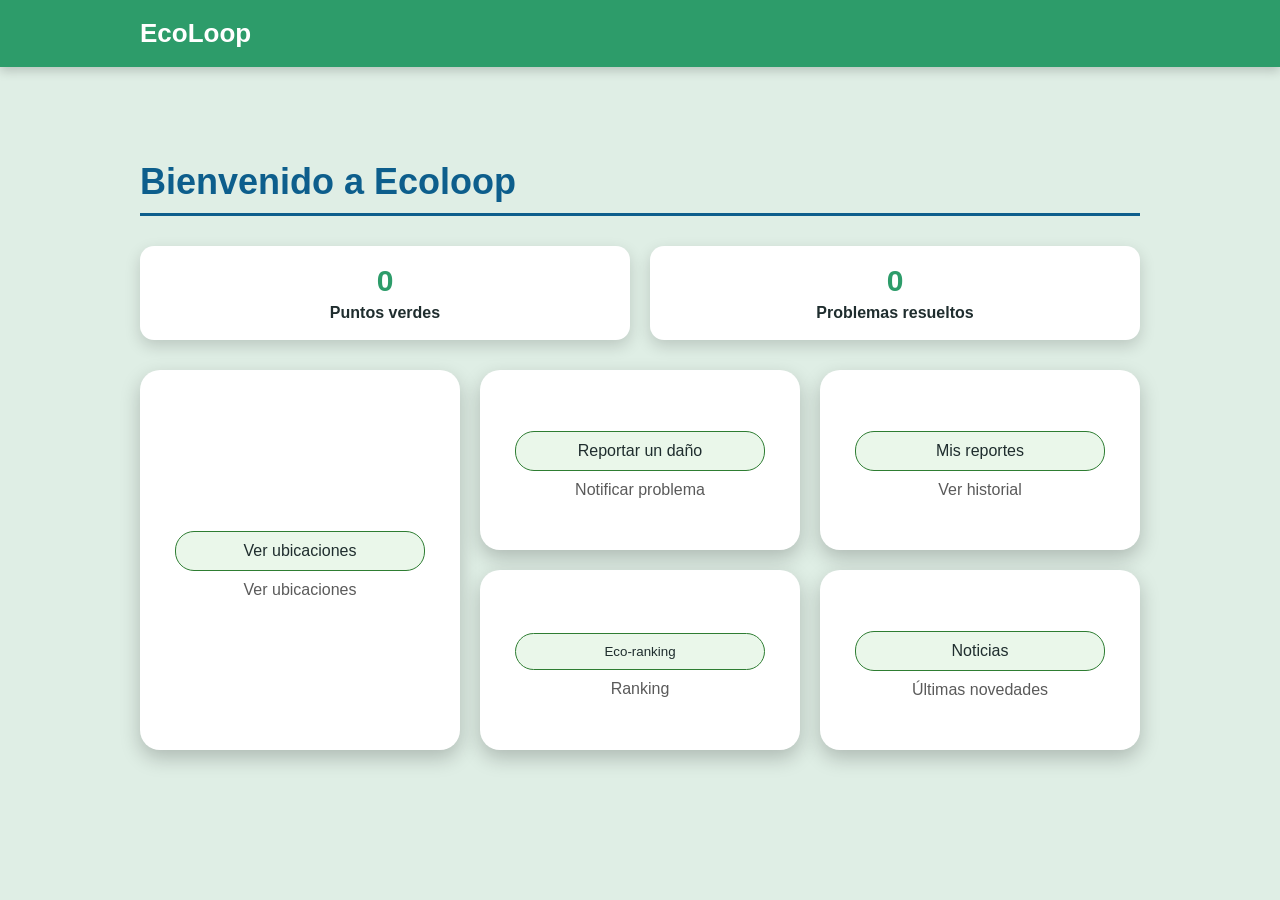
<file: inicio/index.html>
<!DOCTYPE html>
<html lang="es">
<head>
    <meta charset="UTF-8">
    <meta name="viewport" content="width=device-width, initial-scale=1.0">
    <title>Inicio - Ecoloop</title>
    <link rel="stylesheet" href="styles.css">
</head>

<body>
    <header class="encabezado">
        <div class="logo">EcoLoop</div>
    </header>

    <div class="dashboard">
        <h1>Bienvenido a Ecoloop</h1>

        <div class="stats-grid">
            <div class="stat-card">
                <strong>0</strong>
                <span>Puntos verdes</span>
            </div>
            <div class="stat-card">
                <strong>0</strong>
                <span>Problemas resueltos</span>
            </div>
        </div>

        <div class="cards-grid">
            <div class="card">
            <a class="boton" href="../ecopuntos/ecopuntos.html">Ver ubicaciones</a>
            <p>Ver ubicaciones</p>
        </div>

         <div class="card">
            <a class="boton" href="../daños/daños.html">Reportar un daño</a>
            <p>Notificar problema</p>
        </div>

        <div class="card">
            <a class="boton" href="../reportes/reportes.html">Mis reportes</a>
            <p>Ver historial</p>
        </div>

        <div class="card">
            <button class="boton">Eco-ranking</button>
            <p>Ranking</p>
        </div>

        <div class="card">
            <a class="boton" href="../noticias/noticias.html">Noticias</a>
            <p>Últimas novedades</p>
        </div>
        </div>
    </div>
</body>
</html>
</file>
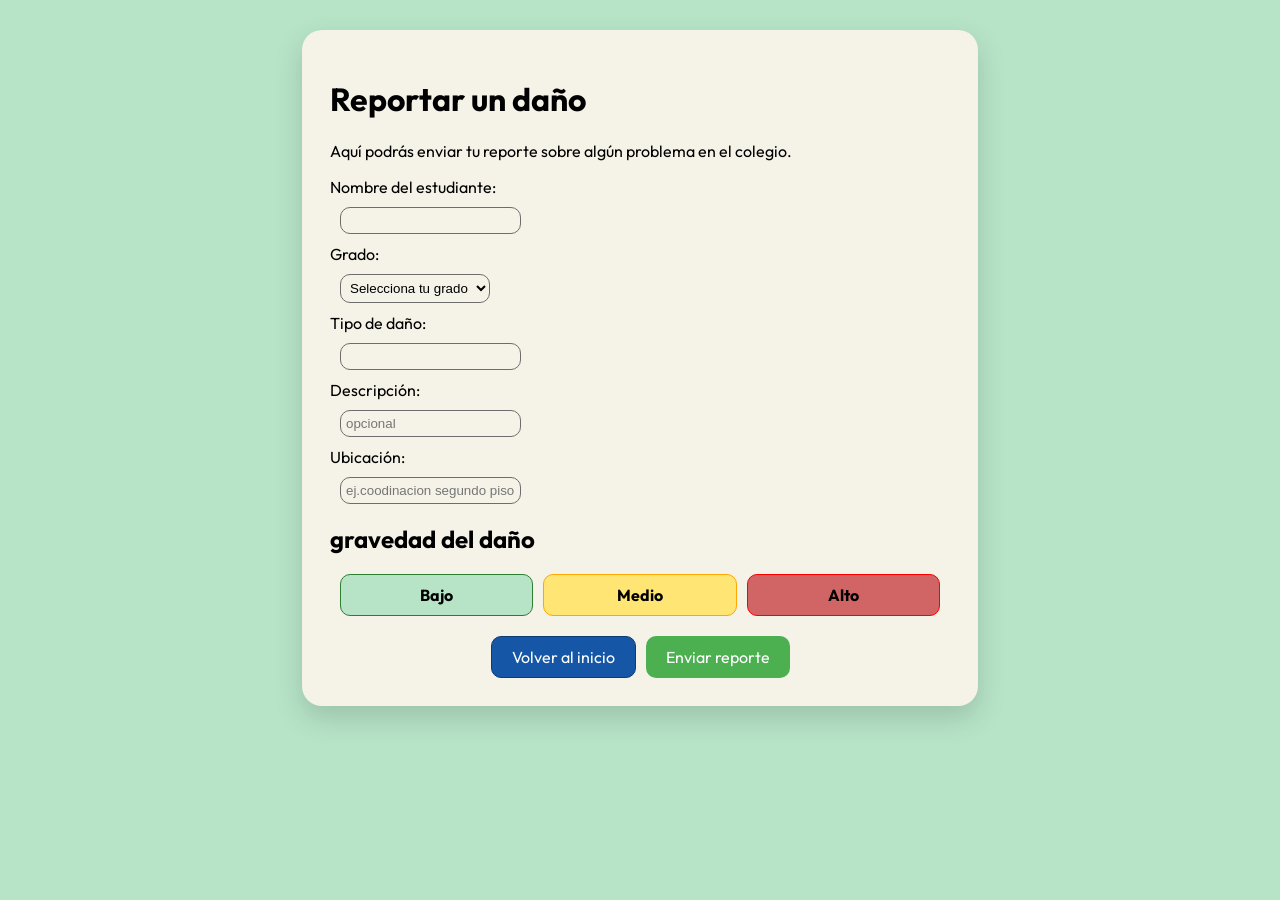
<file: daños/daños.html>
<!DOCTYPE html>
<html lang="es">
<head>
    <meta charset="UTF-8">
    <meta name="viewport" content="width=device-width, initial-scale=1.0">
    <title>Reportar Daños - Ecoloop</title>
    <link rel="preconnect" href="https://fonts.googleapis.com">
    <link rel="preconnect" href="https://fonts.gstatic.com" crossorigin>
    <link href="https://fonts.googleapis.com/css2?family=Outfit:wght@400;500;600;700&display=swap" rel="stylesheet">
    <link rel="stylesheet" href="styles.css">
</head>
<body>
    <div id="maximo">
    <h1>Reportar un daño</h1>
    <p>Aquí podrás enviar tu reporte sobre algún problema en el colegio.</p>
    <form action="../verificacion/verificacion.html">
        <label for="nombre">Nombre del estudiante:</label>
        <input type="text" id="nombre" class="recuadro" name="nombre" required>
        <label for="grado">Grado:</label>
        <select id="grado" class="recuadro" name="grado" required>
            <option value="">Selecciona tu grado</option>
            <option value="6">6°</option>
            <option value="7">7°</option>
            <option value="8">8°</option>
            <option value="9">9°</option>
            <option value="10">10°</option>
            <option value="11">11°</option>
        </select>
        <label for="tipo" required>Tipo de daño:</label>
        <input type="text" id="tipo" class="recuadro" name="tipo" required>
        <label for="descripcion">Descripción:</label>
        <input type="text" id="descripcion" class="recuadro" name="descripcion" placeholder="opcional">
        <label for="ubicacion">Ubicación:</label>
        <input type="text" id="ubicacion" class="recuadro" name="ubicacion" required placeholder="ej.coodinacion segundo piso">
        <h2>gravedad del daño</h2>
        <div class="gravedad-opciones">
            <div class="gravedad">
                <p >Bajo</p>
            </div>
            <div class="gravedad" style="background-color:  #ffe674;  border: solid 1px  #ffa600;">
                <p>Medio</p>
            </div>
            <div class="gravedad" style="background-color:  #d16565; border: solid 1px  #ff0000;">
                <p>Alto</p>
            </div>
        </div>
            <div class="acciones">
                <a href="../inicio/inicio.html" class="volver">Volver al inicio</a>
                <button type="submit" class="enviar">Enviar reporte</button>
            </div>
        </form>
            </div>
</body>
</html>
</file>
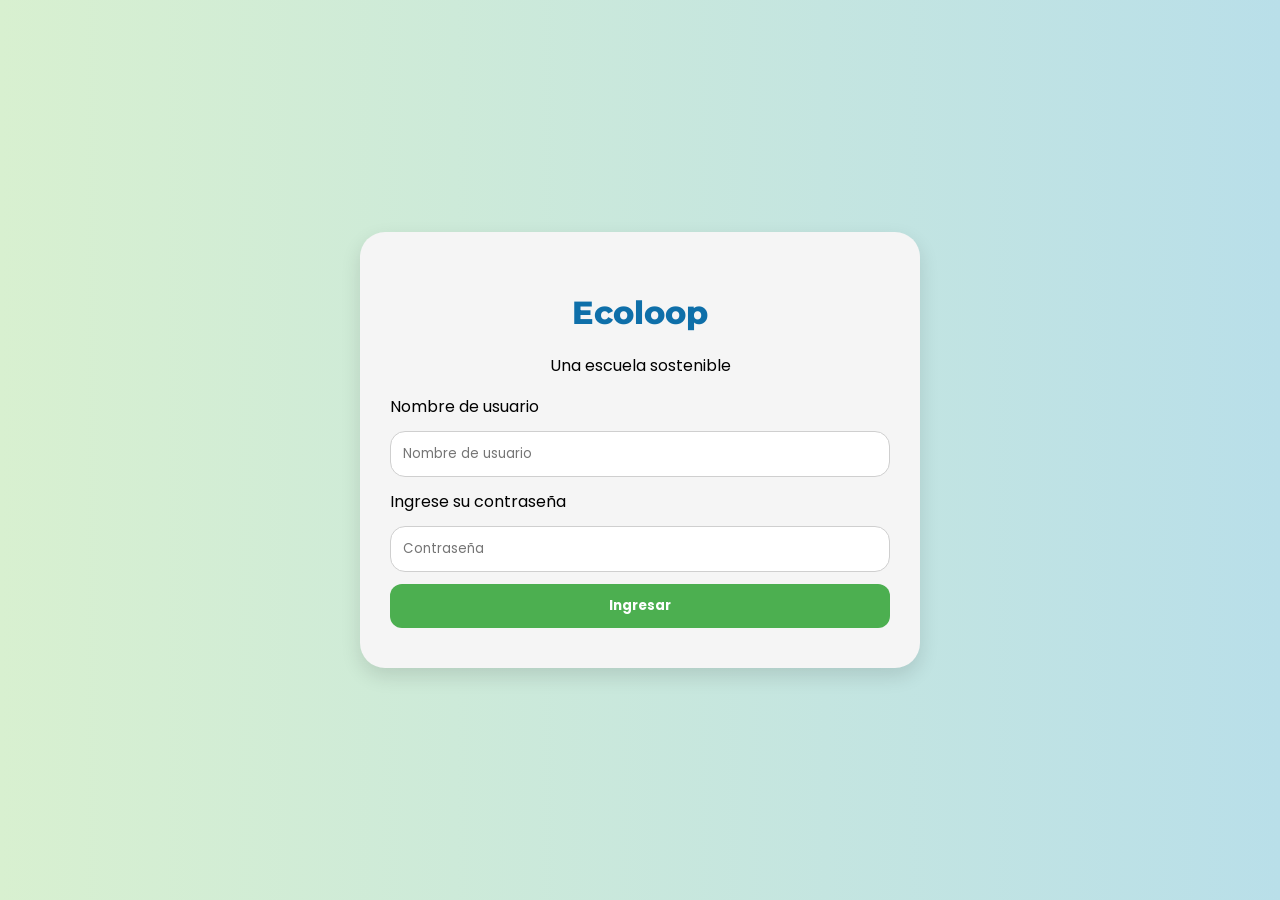
<file: login/login.html>
<!DOCTYPE html>
<html lang="es">
<head>
    <meta charset="UTF-8">
    <meta name="viewport" content="width=device-width, initial-scale=1.0">
    <title>Ecoloop</title>
    <link rel="preconnect" href="https://fonts.googleapis.com">
    <link rel="preconnect" href="https://fonts.gstatic.com" crossorigin>
    <link href="https://fonts.googleapis.com/css2?family=Montserrat:wght@400;600;700;800&family=Poppins:wght@400;500;600;700;800&display=swap" rel="stylesheet">
    <link rel="stylesheet" href="styles.css">
</head>
<body>
    <div class="login-container">
        <h1>Ecoloop</h1>
        <p>Una escuela sostenible</p>

    
        <form action="../inicio/inicio.html">
            <label for="usuario">Nombre de usuario</label>
            <input type="text" id="usuario" required placeholder="Nombre de usuario" name="Usuario">

            <label for="contraseña">Ingrese su contraseña</label>
            <input type="password" id="contraseña" required placeholder="Contraseña" name="Contraseña">

            <button type="submit">Ingresar</button>
        </form>
    </div>
</body>
</html>
</file>
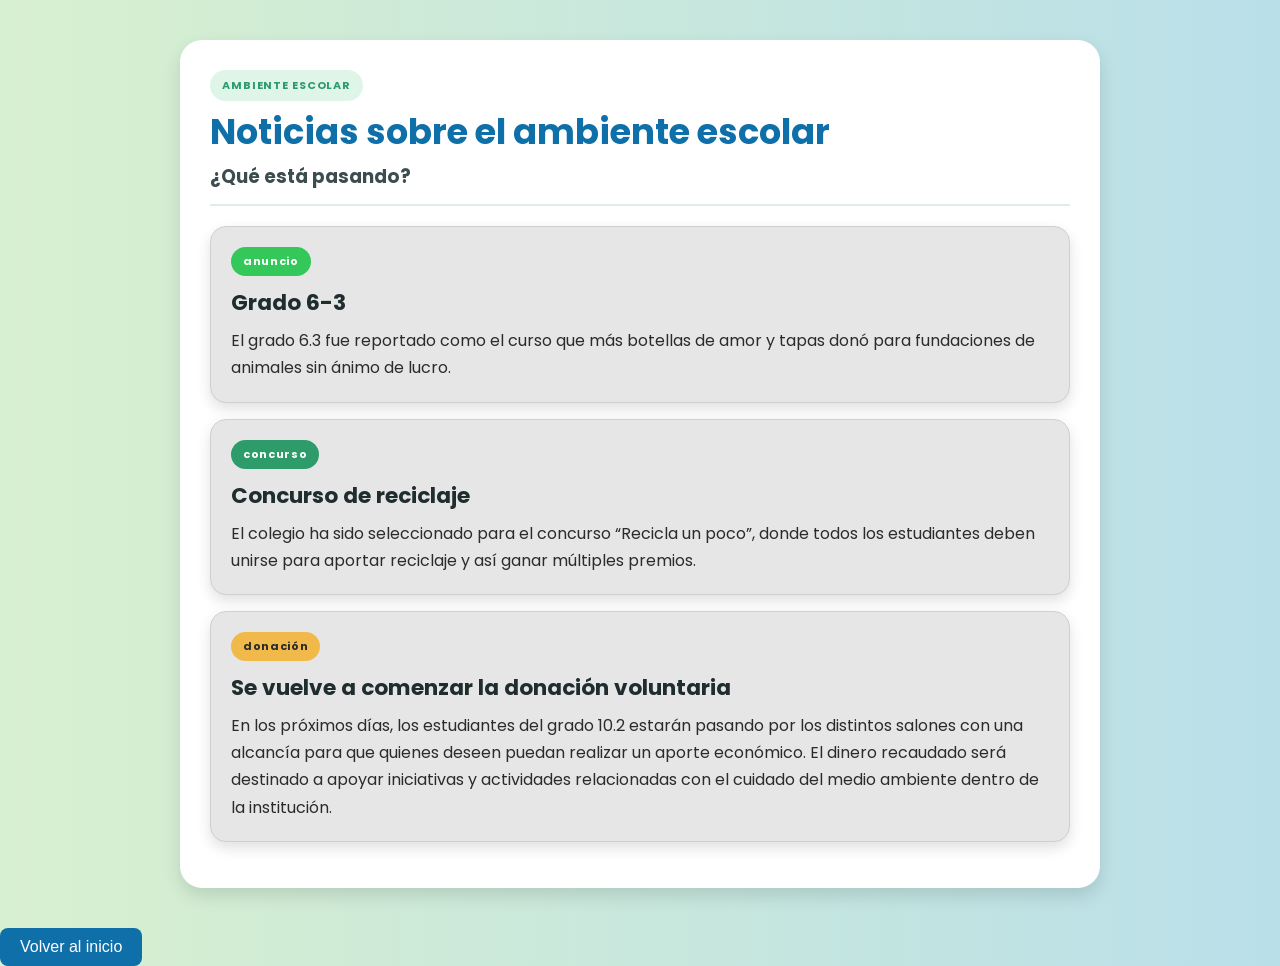
<file: noticias/noticias.html>
<!DOCTYPE html>
<html lang="es">
<head>
    <meta charset="UTF-8">
    <meta name="viewport" content="width=device-width, initial-scale=1.0">
    <title>Noticias</title>
    <link rel="stylesheet" href="styles.css">
</head>
<body>
    <div class="contenedor">
        <header class="encabezado">
            <span class="mini-tag">Ambiente escolar</span>
            <h1>Noticias sobre el ambiente escolar</h1>
            <h2>¿Qué está pasando?</h2>
        </header>

        <div class="subs">
            <div class="tipos anuncio">anuncio</div>
            <h3>Grado 6-3</h3>
            <p>El grado 6.3 fue reportado como el curso que más botellas de amor y tapas donó para fundaciones de animales sin ánimo de lucro.</p>
        </div>

        <div class="subs">
            <div class="tipos concurso">concurso</div>
            <h3>Concurso de reciclaje</h3>
            <p>El colegio ha sido seleccionado para el concurso “Recicla un poco”, donde todos los estudiantes deben unirse para aportar reciclaje y así ganar múltiples premios.</p>
        </div>

        <div class="subs">
            <div class="tipos donacion">donación</div>
            <h3>Se vuelve a comenzar la donación voluntaria</h3>
            <p>En los próximos días, los estudiantes del grado 10.2 estarán pasando por los distintos salones con una alcancía para que quienes deseen puedan realizar un aporte económico. El dinero recaudado será destinado a apoyar iniciativas y actividades relacionadas con el cuidado del medio ambiente dentro de la institución.</p>
        </div>
    </div>
    <form action="../inicio/inicio.html">
        <button type="submit" class="volver">Volver al inicio</button>
</body>
</html>
</file>
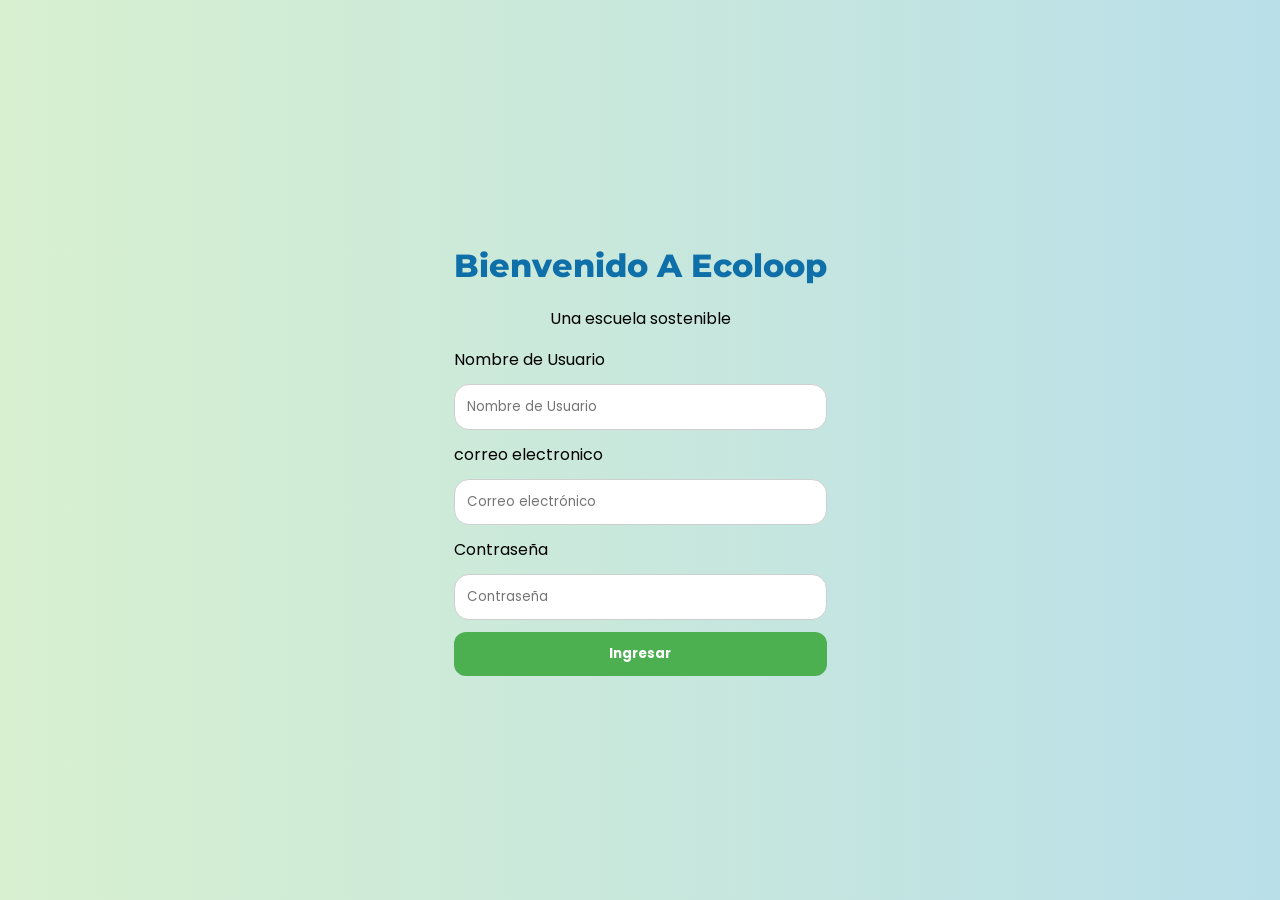
<file: registro/registro.html>
<!DOCTYPE html>
<html lang="es">
<head>
    <meta charset="UTF-8">
    <meta name="viewport" content="width=device-width, initial-scale=1.0">
    <title>Registro</title>
     <link rel="preconnect" href="https://fonts.googleapis.com">
    <link rel="preconnect" href="https://fonts.gstatic.com" crossorigin>
    <link href="https://fonts.googleapis.com/css2?family=Montserrat:wght@400;600;700;800&family=Poppins:wght@400;500;600;700;800&display=swap" rel="stylesheet">
    <link rel="stylesheet" href="styles.css">
</head>
<body>
    <div class="registro-container">
        <h1>Bienvenido A Ecoloop</h1>
        <p>Una escuela sostenible</p>

        <form action="../login/login.html">
            <label for="usuario">Nombre de Usuario</label>
            <input type="text" id="usuario" required placeholder="Nombre de Usuario" name="Usuario">

            <label for="correo">correo electronico</label>
            <input type="email" id="correo" required placeholder="Correo electrónico" name="Correo">

            <label for="contraseña">Contraseña</label>
            <input type="password" id="contraseña" required placeholder="Contraseña" name="Contraseña">

            <button type="submit">Ingresar</button>
        </form>
    </div>
</body>
</html>
</file>
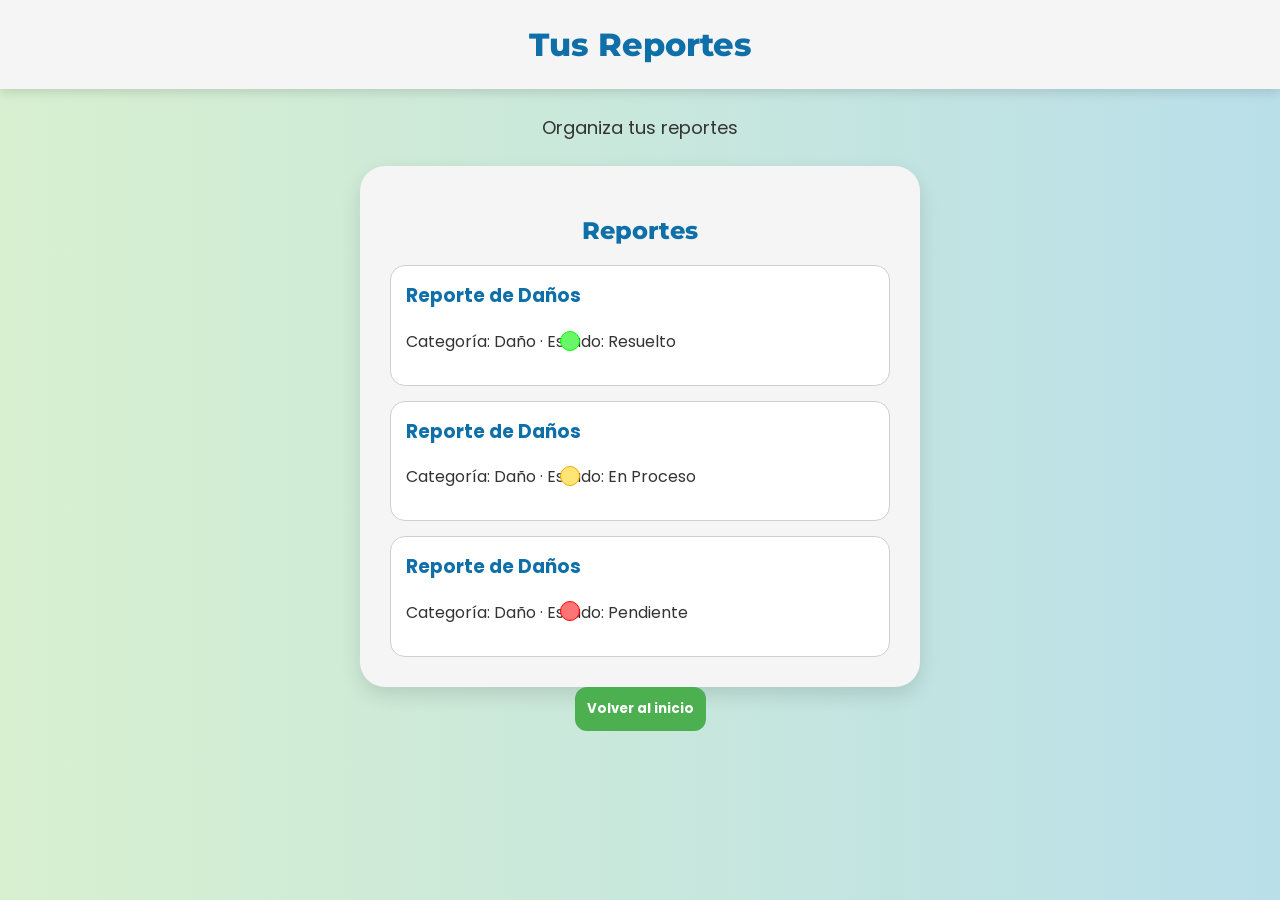
<file: reportes/reportes.html>
<!DOCTYPE html>
<html lang="es">
<head>
    <meta charset="UTF-8">
    <meta name="viewport" content="width=device-width, initial-scale=1.0">
    <title>Tus Reportes</title>
    <title>Registro</title>
     <link rel="preconnect" href="https://fonts.googleapis.com">
    <link rel="preconnect" href="https://fonts.gstatic.com" crossorigin>
    <link href="https://fonts.googleapis.com/css2?family=Montserrat:wght@400;600;700;800&family=Poppins:wght@400;500;600;700;800&display=swap" rel="stylesheet">
    <link rel="stylesheet" href="styles.css">
    <link rel="stylesheet" href="styles.css">
</head>
<body>
 
    <header>Tus Reportes</header>
    <p>Organiza tus reportes</p>

    <main>
        <section>
            <h2>Reportes</h2>
            <article class="reporte">
                <h3>Reporte de Daños</h3>
                <p>Categoría: Daño · Estado: Resuelto</p>
            </article>
            <article class="reporte">
                <h3>Reporte de Daños</h3>
                <p>Categoría: Daño · Estado: En Proceso</p>
            </article>
            <article class="reporte">
                <h3>Reporte de Daños</h3>
                <p>Categoría: Daño · Estado: Pendiente</p>
            </article>
        </section>
    </main>
     <form action="../inicio/inicio.html">
        <button type="submit" class="volver" >Volver al inicio</button>
    </form>
    <div class="resuelto"></div>
    <div class="en-proceso"></div>
    <div class="pendiente"></div>
</body>
</html>
</file>
<file: inicio/styles.css>
body {
    margin: 0;
    background: #dfeee5;
    font-family: Arial, sans-serif;
}

.encabezado {
    background: #2D9C6A;
    padding: 18px 30px;
    color: white;
    box-shadow: 0 4px 10px rgba(0, 0, 0, 0.18);
}

.logo {
    max-width: 1000px;
    margin: 0 auto;
    font-size: 26px;
    font-weight: bold;
}

.dashboard {
    max-width: 1000px;
    margin: 40px auto;
    padding: 30px;
}

h1 {
    font-size: 36px;
    color: #0D5E8C;
    margin-bottom: 30px;
    padding-bottom: 10px;
    border-bottom: 3px solid #0D5E8C;
}

.stats-grid {
    display: grid;
    grid-template-columns: repeat(2, 1fr);
    gap: 20px;
    margin-bottom: 30px;
}

.stat-card {
    background: white;
    border-radius: 14px;
    padding: 18px 24px;
    box-shadow: 0 6px 16px rgba(0, 0, 0, 0.16);
    display: flex;
    flex-direction: column;
    align-items: center;
    gap: 6px;
}

.stat-card strong {
    color: #2D9C6A;
    font-size: 30px;
}

.stat-card span {
    color: #1f2d2e;
    font-size: 16px;
    font-weight: bold;
}

.cards-grid {
    display: grid;
    grid-template-columns: repeat(3, 1fr);
    grid-template-rows: repeat(2, 180px);
    grid-template-areas:
        "ubicaciones reportar reportes"
        "ubicaciones ranking noticias";
    gap: 20px;
}

.card {
    background: white;
    border-radius: 20px;
    padding: 25px;
    min-height: 0;
    box-sizing: border-box;
    box-shadow: 0 8px 20px rgba(0, 0, 0, 0.22);
    display: flex;
    flex-direction: column;
    justify-content: center;
    text-align: center;
}

.card:first-child {
    grid-area: ubicaciones;
}

.card:nth-child(2) {
    grid-area: reportar;
}

.card:nth-child(3) {
    grid-area: reportes;
}

.card:nth-child(4) {
    grid-area: ranking;
}

.card:nth-child(5) {
    grid-area: noticias;
}

@media (max-width: 700px) {
    .cards-grid {
        grid-template-columns: repeat(2, 1fr);
        grid-template-rows: repeat(3, 180px);
        grid-template-areas:
            "ubicaciones ubicaciones"
            "reportar reportes"
            "ranking noticias";
    }

    .card:first-child {
        min-height: 180px;
    }
}

.card h2 {
    margin: 0 0 10px;
    font-size: 24px;
    color: #1f2d2e;
}

.card p {
    margin: 0;
    color: #5a5a5a;
    font-size: 16px;
}
#arriba{
    padding: 25px;
    display: block;
    position: fixed;
    background: #2D9C6A
    
    
    


}
.boton {
    display: inline-block;
    background-color: #EAF7EA;
    border: solid 1px #2E7D32;
    border-radius: 19px;
    padding: 10px;
    margin: 10px;
    color: #1f2d2e;
    text-decoration: none;
}
</file>
<file: daños/styles.css>
body{
    margin: 0;
    padding: 30px 16px;
    background-color: #B7E4C7;
    font-family: 'Outfit', sans-serif;
}
#maximo{
    max-width: 620px;
    margin: 0 auto;
    background-color: #F5F3E8;
    padding: 28px;
    border-radius: 20px;
    box-shadow: 0 12px 28px rgba(31, 45, 46, 0.18);

}
.recuadro{
    background-color: #F5F3E8;
    display: block;
    margin: 10px;
    padding: 5px;
    border: solid 1px #6d6d6d;
    border-radius: 10px;

}
.gravedad{
    flex: 1;
    text-align: center;
    background-color: #B7E4C7;
    border: solid 1px #2E7D32;
    border-radius: 10px;
}
.gravedad p{
    margin: 10px;
    font-weight: 700;
}
.gravedad-opciones{
    display: flex;
    gap: 10px;
    margin: 10px;
}
.acciones {
    display: flex;
    justify-content: center;
    gap: 10px;
    margin-top: 20px;
}
.volver,
.enviar {
    padding: 10px 20px;
    border-radius: 10px;
    font-family: inherit;
    font-size: 16px;
    cursor: pointer;
    text-decoration: none;
}
.volver {
    background-color: #1557A6;
    border: solid 1px #0D3B73;
    color: white;
}
.enviar {
    background-color: #4CAF50;
    border: none;
    color: white;
}
</file>
<file: login/styles.css>
body {
    margin: 0;
    min-height: 100vh;
    display: flex;
    align-items: center;
    justify-content: center;
    background: linear-gradient(90deg, #d8f0d0, #b9dfe9);
    font-family: 'Poppins', sans-serif;
}

.login-container {
    width: 500px;
    background: #f5f5f5;
    border-radius: 25px;
    padding: 40px 30px;
    box-shadow: 0 8px 20px rgba(0, 0, 0, 0.12);
}

h1 {
    font-family: 'Montserrat', sans-serif;
    font-weight: 800;
    text-align: center;
    color: #0E6FA9;
}

p {
    font-family: 'Poppins', sans-serif;
    text-align: center;
}

form {
    display: flex;
    flex-direction: column;
    gap: 12px;
}

input {
    border-radius: 15px;
    padding: 12px;
    border: 1px solid #cfcfcf;
    font-family: 'Poppins', sans-serif;
}

button {
    background: #4CAF50;
    color: white;
    border: none;
    border-radius: 12px;
    padding: 12px;
    cursor: pointer;
    font-family: 'Poppins', sans-serif;
    font-weight: 700;
}
</file>
<file: noticias/styles.css>
@import url('https://fonts.googleapis.com/css2?family=Poppins:wght@400;500;600;700;800&display=swap');

* {
    box-sizing: border-box;
}

body {
    margin: 0;
    background: linear-gradient(90deg, #d8f0d0, #b9dfe9);
    font-family: 'Poppins', sans-serif;
}

.contenedor {
    background-color: #ffffff;
    padding: 30px;
    border-radius: 22px;
    box-shadow: 0 8px 18px rgba(0, 0, 0, 0.12);
    max-width: 920px;
    margin: 40px auto;
}

.encabezado {
    border-bottom: 2px solid #dfeee5;
    padding-bottom: 14px;
    margin-bottom: 20px;
}

.mini-tag {
    display: inline-block;
    background: #dff5e8;
    color: #2d9c6a;
    padding: 7px 12px;
    border-radius: 999px;
    font-size: 11px;
    font-weight: 700;
    letter-spacing: 0.08em;
    text-transform: uppercase;
    margin-bottom: 10px;
}

h1 {
    margin: 0;
    color: #0E6FA9;
    font-size: 2.2rem;
    line-height: 1.2;
}

h2 {
    margin: 10px 0 0;
    color: #3d4d4f;
    font-size: 1.15rem;
}

.subs {
    background-color: #e6e6e6;
    margin: 16px 0;
    padding: 20px;
    border-radius: 16px;
    border: 1px solid #cfcfcf;
    box-shadow: 0 6px 14px rgba(0, 0, 0, 0.12);
}

.tipos {
    display: inline-block;
    border-radius: 999px;
    padding: 6px 12px;
    color: white;
    margin-bottom: 10px;
    font-size: 11px;
    font-weight: 700;
    letter-spacing: 0.06em;
    text-transform: lowercase;
}

.anuncio {
    background-color: #34c759;
}

.concurso {
    background-color: #2d9c6a;
}

.donacion {
    background-color: #f0b94a;
    color: #2a2a2a;
}

h3 {
    margin: 0 0 8px;
    font-size: 1.35rem;
    color: #1f2d2e;
}

p {
    margin: 0;
    line-height: 1.7;
    font-size: 1rem;
    color: #2b2b2b;
}

.volver{
    background-color: #0E6FA9;
    color: white;
    padding: 10px 20px;
    border: none;
    border-radius: 8px;
    cursor: pointer;
    font-size: 1rem;
    transition: background-color 0.3s ease;
}
</file>
<file: registro/styles.css>
body {
    margin: 0;
    min-height: 100vh;
    display: flex;
    align-items: center;
    justify-content: center;
    background: linear-gradient(90deg, #d8f0d0, #b9dfe9);
    font-family: 'Poppins', sans-serif;
}

.login-container {
    width: 500px;
    background: #f5f5f5;
    border-radius: 25px;
    padding: 40px 30px;
    box-shadow: 0 8px 20px rgba(0, 0, 0, 0.12);
}

h1 {
    font-family: 'Montserrat', sans-serif;
    font-weight: 800;
    text-align: center;
    color: #0E6FA9;
}

p {
    font-family: 'Poppins', sans-serif;
    text-align: center;
}

form {
    display: flex;
    flex-direction: column;
    gap: 12px;
}

input {
    border-radius: 15px;
    padding: 12px;
    border: 1px solid #cfcfcf;
    font-family: 'Poppins', sans-serif;
}

button {
    background: #4CAF50;
    color: white;
    border: none;
    border-radius: 12px;
    padding: 12px;
    cursor: pointer;
    font-family: 'Poppins', sans-serif;
    font-weight: 700;
}
</file>
<file: reportes/styles.css>
body {
    margin: 0;
    min-height: 100vh;
    background: linear-gradient(90deg, #d8f0d0, #b9dfe9);
    font-family: 'Poppins', sans-serif;
    text-align: center;
}

header {
    background: #f5f5f5;
    color: #0E6FA9;
    font-family: 'Montserrat', sans-serif;
    font-weight: 800;
    font-size: 32px;
    padding: 25px;
    box-shadow: 0 4px 10px rgba(0, 0, 0, 0.12);
}

body > p {
    font-size: 18px;
    color: #333;
    margin: 25px 0;
}

main {
    display: flex;
    justify-content: center;
}

section {
    width: 500px;
    background: #f5f5f5;
    border-radius: 25px;
    padding: 30px;
    box-shadow: 0 8px 20px rgba(0, 0, 0, 0.12);
}

h2 {
    color: #0E6FA9;
    font-family: 'Montserrat', sans-serif;
    font-weight: 800;
}

.reporte {
    background: white;
    border: 1px solid #cfcfcf;
    border-radius: 15px;
    padding: 15px;
    margin-top: 15px;
    text-align: left;
}

.reporte h3 {
    color: #0E6FA9;
    margin-top: 0;
}

.reporte p {
    color: #333;
    text-align: left;
}

.resuelto{
    width: 18px;
    height: 18px;
    background-color: #69f769;
    border: 1px solid #02ff02;
    border-radius: 50%;
    position:relative;
    bottom: 400px;
    left: 560px;
}

.en-proceso{
    width: 18px;
    height: 18px;
    background-color: #ffe674;
    border: 1px solid #ffa600;
    border-radius: 50%;
    position:relative;
    bottom: 285px;
    left: 560px;
}

.pendiente{
    width: 18px;
    height: 18px;
    background-color: #ff7474;
    border: 1px solid #ff0000;
    border-radius: 50%;
    position:relative;
    bottom: 170px;
    left: 560px;
}

.volver{
    background: #4CAF50;
    color: white;
    border: none;
    border-radius: 12px;
    padding: 12px;
    cursor: pointer;
    font-family: 'Poppins', sans-serif;
    font-weight: 700;
}
</file>
